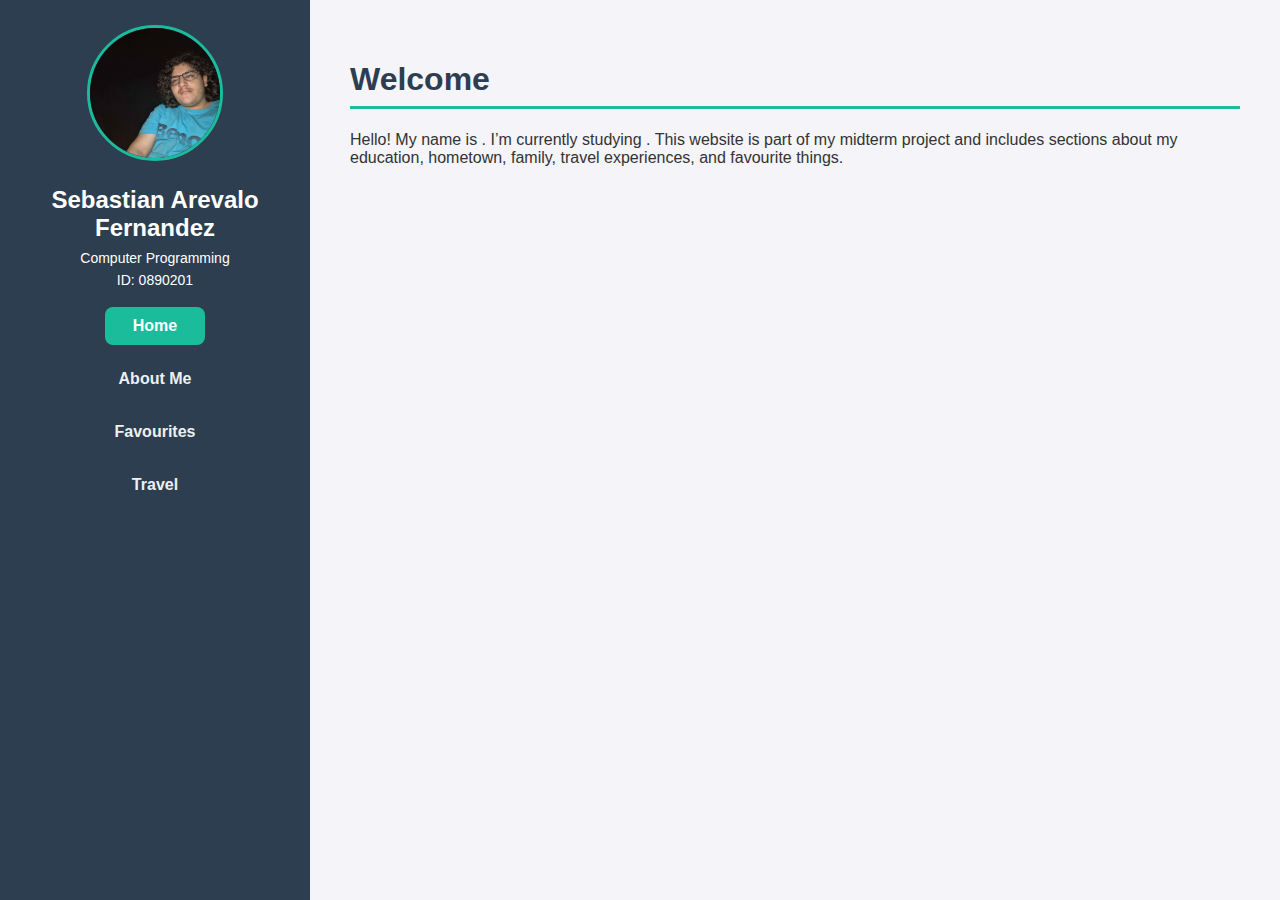
<file: index.html>
<!DOCTYPE html>
<html lang="en">
<head>
  <meta charset="UTF-8">
  <meta name="viewport" content="width=device-width, initial-scale=1.0">
  <title>Sebastian Arevalo Fernandez</title>
  <link rel="stylesheet" href="css/styles.css">
</head>
<body>
  <div class="layout">
    <aside class="sidebar">
      <img src="images/me.jpg" alt="Sebastian" class="profile-pic">
      <h2>Sebastian Arevalo Fernandez</h2>
      <p class="program">Computer Programming</p>
      <p class="student-id">ID: 0890201</p>

      <nav>
        <ul>
          <li><a href="index.html" class="active">Home</a></li>
          <li><a href="pages/about.html">About Me</a></li>
          <li><a href="pages/favourites.html">Favourites</a></li>
          <li><a href="pages/travel.html">Travel</a></li>
        </ul>
      </nav>
    </aside>

    <main class="content">
      <section>
        <h1>Welcome</h1>
        <p>Hello! My name is <Sebastian Arevalo Fernandez/>. I’m currently studying <Computer Programming/>. This website is part of my midterm project and includes sections about my education, hometown, family, travel experiences, and favourite things.</p>
      </section>
    </main>
  </div>
</body>
</html>
</file>
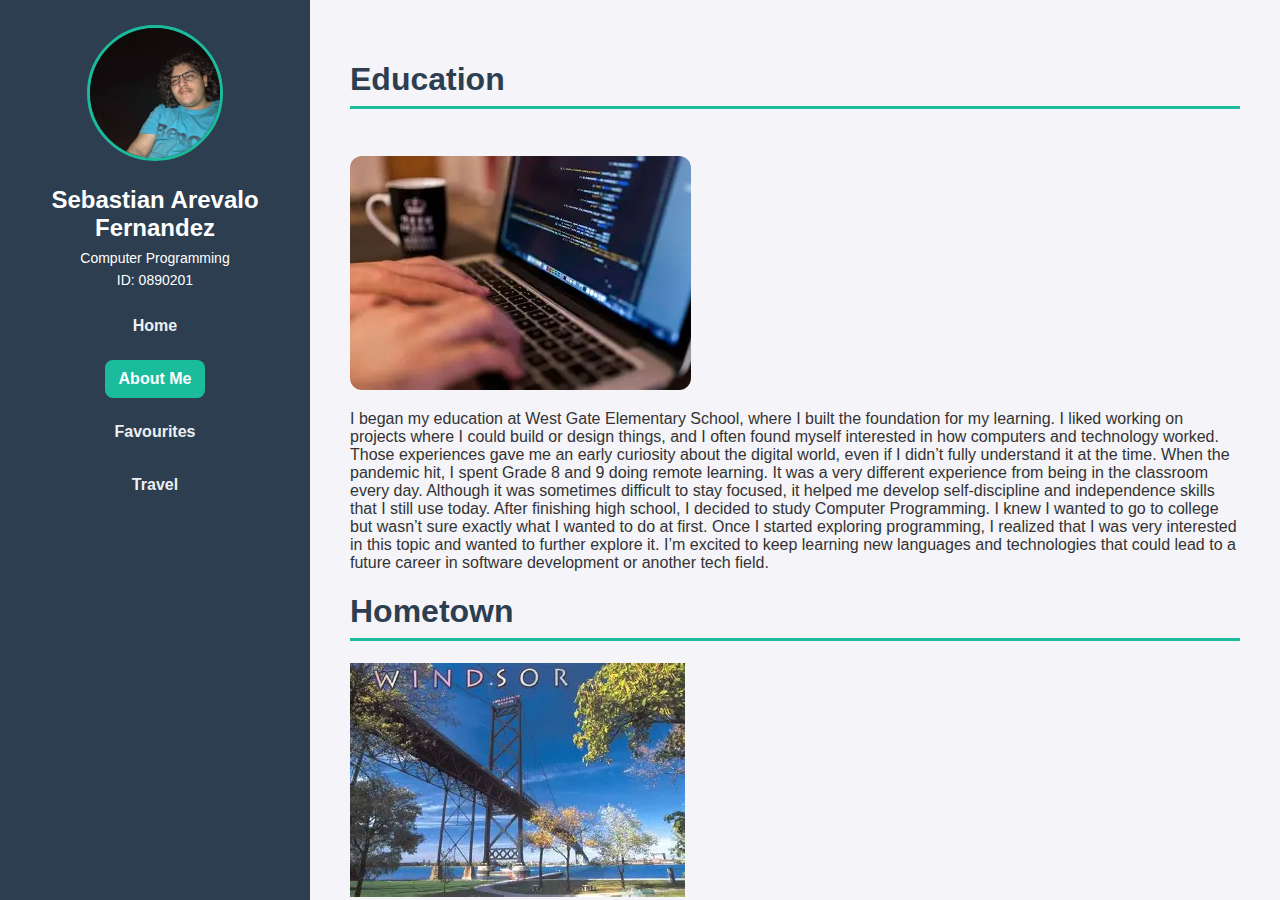
<file: pages/about.html>
<!DOCTYPE html>
<html lang="en">
<head>
  <meta charset="UTF-8">
  <meta name="viewport" content="width=device-width, initial-scale=1.0">
  <title>About Me - Sebastian Arevalo Fernandez</title>
  <link rel="stylesheet" href="../css/styles.css">
</head>
<body>
  <div class="layout">
    <aside class="sidebar">
      <img src="../images/me.jpg" alt="Sebastian" class="profile-pic">
      <h2>Sebastian Arevalo Fernandez</h2>
      <p class="program">Computer Programming</p>
      <p class="student-id">ID: 0890201</p>

      <nav>
        <ul>
          <li><a href="../index.html">Home</a></li>
          <li><a href="about.html" class="active">About Me</a></li>
          <li><a href="favourites.html">Favourites</a></li>
          <li><a href="travel.html">Travel</a></li>
        </ul>
      </nav>
    </aside>

    <main class="content">
      <h1>Education</h1>
      <img src="../images/school.jpg" alt="School" class="main-image">
      <p>I began my education at West Gate Elementary School, where I built the foundation for my learning. I liked working on projects where I could build or design things, and I often found myself interested in how computers and technology worked. Those experiences gave me an early curiosity about the digital world, even if I didn’t fully understand it at the time. When the pandemic hit, I spent Grade 8 and 9 doing remote learning. It was a very different experience from being in the classroom every day. Although it was sometimes difficult to stay focused, it helped me develop self-discipline and independence skills that I still use today. After finishing high school, I decided to study Computer Programming. I knew I wanted to go to college but wasn’t sure exactly what I wanted to do at first. Once I started exploring programming, I realized that I was very interested in this topic and wanted to further explore it. I’m excited to keep learning new languages and technologies that could lead to a future career in software development or another tech field.</p>

      <h1>Hometown</h1>
      <img src="../images/windsor.jpg" alt="Windsor city skyline" class="float-image">
      <p>I was born in Windsor, Ontario and raised here for my whole life. I am 18 years old now and I have lived in 4 separate homes in this city during that time. My first home was when I was just a baby, so I don’t have memories there. My second home was when my little brother was born. It was my childhood home from when I was aged 3-7. The third home was when I was aged 7-12. This was my favorite time. I had the most memorable and enjoyable experiences. During this time, we lived on the west side of Windsor, but my family made the decision to move to the east side of Windsor when I turned 13. After we moved into our new home, we had to deal with Covid-19 and that really impacted us. Now, I have been living in this house since I was 13-18 years old.</p>

      <h1>Family</h1>
      <p>I live with my dad, mom, and 2 brothers. My parents are both from Colombia which is in South America. They moved to the USA where they were introduced to eachother. They had their first child, my older brother who is 20 years old. They then moved to Canada which is when they had me, I am 18 years old, and I have been living in Canada my whole life. Later, they had my younger brother who is 13 years old. We have also had our cousins and grandma very close to us during our childhood life.</p>

      <img src="../images/family.jpg" alt="Family Photo" class="main-image">
    </main>
  </div>
</body>
</html>
</file>
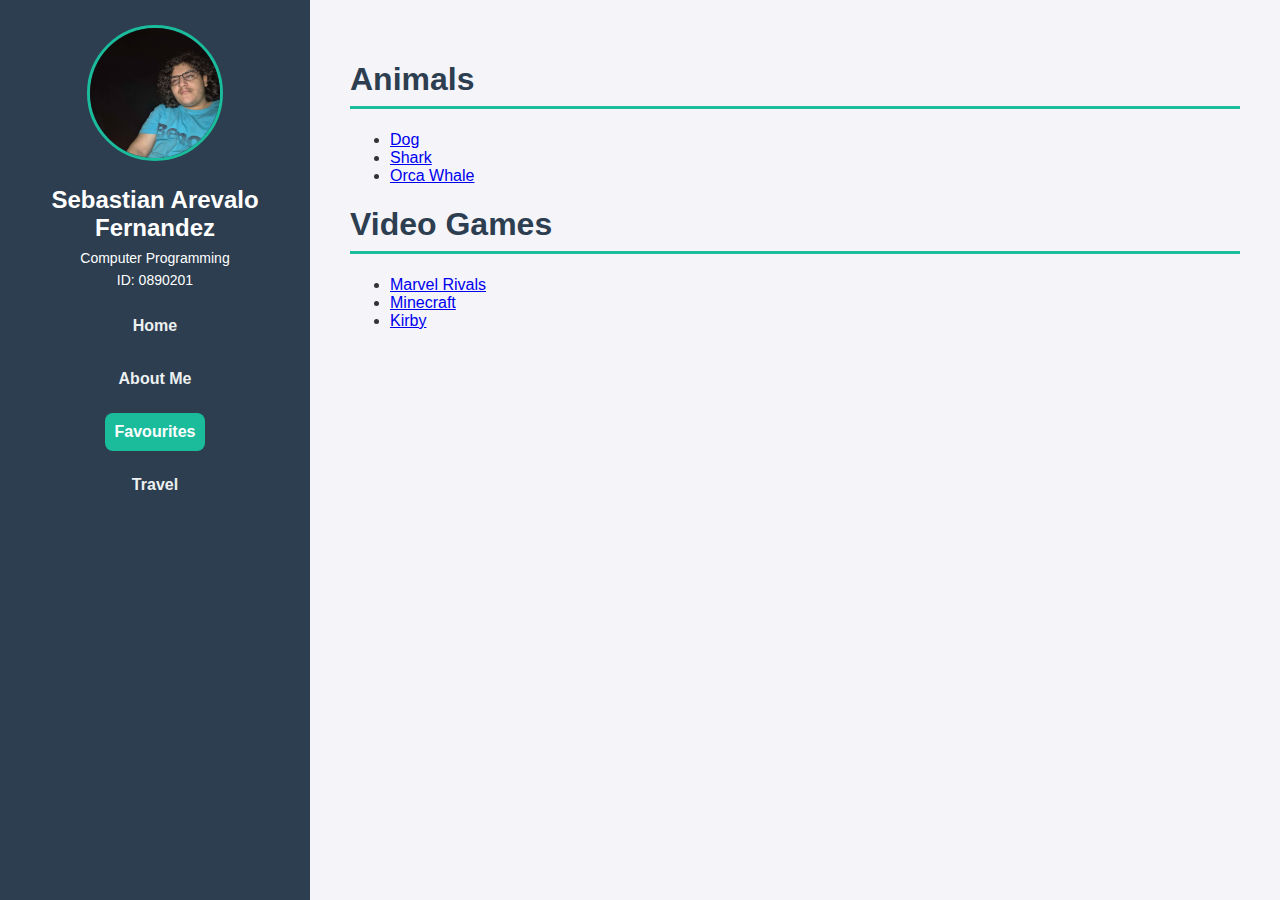
<file: pages/favourites.html>
<!DOCTYPE html>
<html lang="en">
<head>
  <meta charset="UTF-8">
  <meta name="viewport" content="width=device-width, initial-scale=1.0">
  <title>Favourites - Sebastian Arevalo Fernandez</title>
  <link rel="stylesheet" href="../css/styles.css">
</head>
<body>
  <div class="layout">
    <aside class="sidebar">
      <img src="../images/me.jpg" alt="Sebastian" class="profile-pic">
      <h2>Sebastian Arevalo Fernandez</h2>
      <p class="program">Computer Programming</p>
      <p class="student-id">ID: 0890201</p>

      <nav>
        <ul>
          <li><a href="../index.html">Home</a></li>
          <li><a href="about.html">About Me</a></li>
          <li><a href="favourites.html" class="active">Favourites</a></li>
          <li><a href="travel.html">Travel</a></li>
        </ul>
      </nav>
    </aside>

    <main class="content">
      <h1>Animals</h1>
      <ul>
        <li><a href="https://en.wikipedia.org/wiki/Dog" target="_blank">Dog</a></li>
        <li><a href="https://en.wikipedia.org/wiki/Shark" target="_blank">Shark</a></li>
        <li><a href="https://en.wikipedia.org/wiki/Orca" target="_blank">Orca Whale</a></li>
      </ul>

      <h1>Video Games</h1>
      <ul>
        <li><a href="https://en.wikipedia.org/wiki/Marvel_Rivals" target="_blank">Marvel Rivals</a></li>
        <li><a href="https://en.wikipedia.org/wiki/Minecraft" target="_blank">Minecraft</a></li>
        <li><a href="https://en.wikipedia.org/wiki/Kirby" target="_blank">Kirby</a></li>
      </ul>
    </main>
  </div>
</body>
</html>
</file>
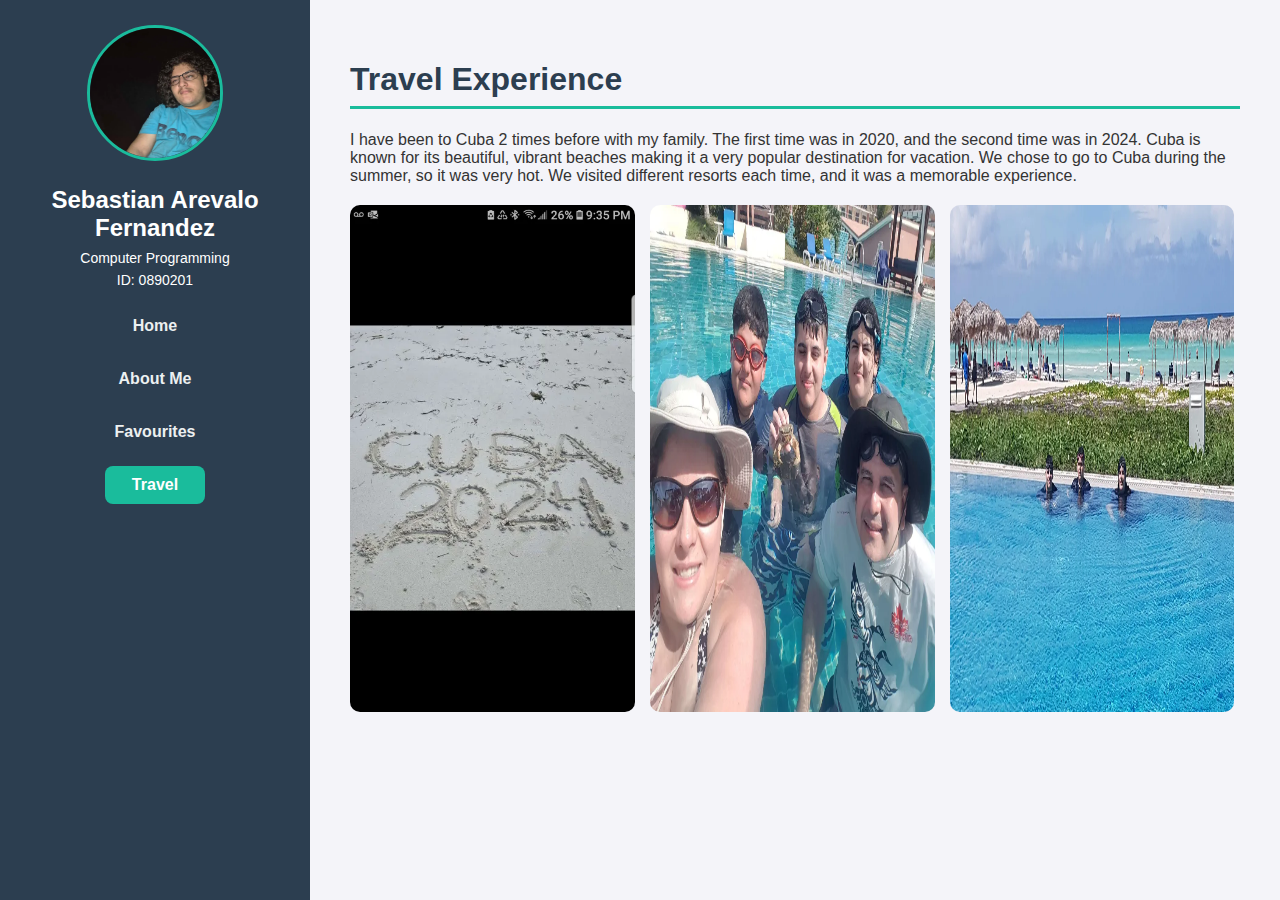
<file: pages/travel.html>
<!DOCTYPE html>
<html lang="en">
<head>
  <meta charset="UTF-8">
  <meta name="viewport" content="width=device-width, initial-scale=1.0">
  <title>Travel - Sebastian Arevalo Fernandez</title>
  <link rel="stylesheet" href="../css/styles.css">
</head>
<body>
  <div class="layout">
    <aside class="sidebar">
      <img src="../images/me.jpg" alt="Sebastian" class="profile-pic">
      <h2>Sebastian Arevalo Fernandez</h2>
      <p class="program">Computer Programming</p>
      <p class="student-id">ID: 0890201</p>

      <nav>
        <ul>
          <li><a href="../index.html">Home</a></li>
          <li><a href="about.html">About Me</a></li>
          <li><a href="favourites.html">Favourites</a></li>
          <li><a href="travel.html" class="active">Travel</a></li>
        </ul>
      </nav>
    </aside>

    <main class="content">
      <h1>Travel Experience</h1>
      <p>I have been to Cuba 2 times before with my family. The first time was in 2020, and the second time was in 2024. Cuba is known for its beautiful, vibrant beaches making it a very popular destination for vacation. We chose to go to Cuba during the summer, so it was very hot. We visited different resorts each time, and it was a memorable experience.</p>

      <div class="travel-gallery">
        <img src="../images/cuba1.jpg" alt="Cuba Resort">
        <img src="../images/cuba2.jpg" alt="Cuba Beach">
        <img src="../images/cuba3.jpg" alt="Cuba Sunset">
      </div>
    </main>
  </div>
</body>
</html>
</file>
<file: css/styles.css>
body {
  margin: 0;
  font-family: "Segoe UI", Arial, sans-serif;
  background-color: #f4f4f9;
  color: #333;
}

.layout {
  display: flex;
  height: 100vh;
}

.sidebar {
  width: 260px;
  background-color: #2c3e50;
  color: white;
  padding: 25px;
  display: flex;
  flex-direction: column;
  align-items: center;
}

.profile-pic {
  width: 130px;
  height: 130px;
  border-radius: 50%;
  border: 3px solid #1abc9c;
  margin-bottom: 15px;
}

.sidebar h2 {
  text-align: center;
  margin: 10px 0 5px;
}

.sidebar p {
  margin: 3px 0;
  font-size: 14px;
}

nav ul {
  list-style: none;
  padding: 0;
  width: 100%;
}

nav ul li {
  margin: 15px 0;
  text-align: center;
}

nav ul li a {
  text-decoration: none;
  color: #ecf0f1;
  font-weight: bold;
  display: block;
  padding: 10px;
  border-radius: 8px;
  transition: background 0.3s;
}

nav ul li a:hover,
nav ul li a.active {
  background-color: #1abc9c;
  color: white;
}

.content {
  flex: 1;
  padding: 40px;
  overflow-y: auto;
}

.content h1 {
  color: #2c3e50;
  border-bottom: 3px solid #1abc9c;
  padding-bottom: 8px;
}

.main-image {
  max-width: 100%;
  margin-top: 25px;
  border-radius: 12px;
}

.travel-gallery {
  display: flex;
  gap: 15px;
  margin-top: 20px;
}

.travel-gallery img {
  width: 32%;
  border-radius: 10px;
  transition: transform 0.3s;
}

.travel-gallery img:hover {
  transform: scale(1.05);
}
</file>
